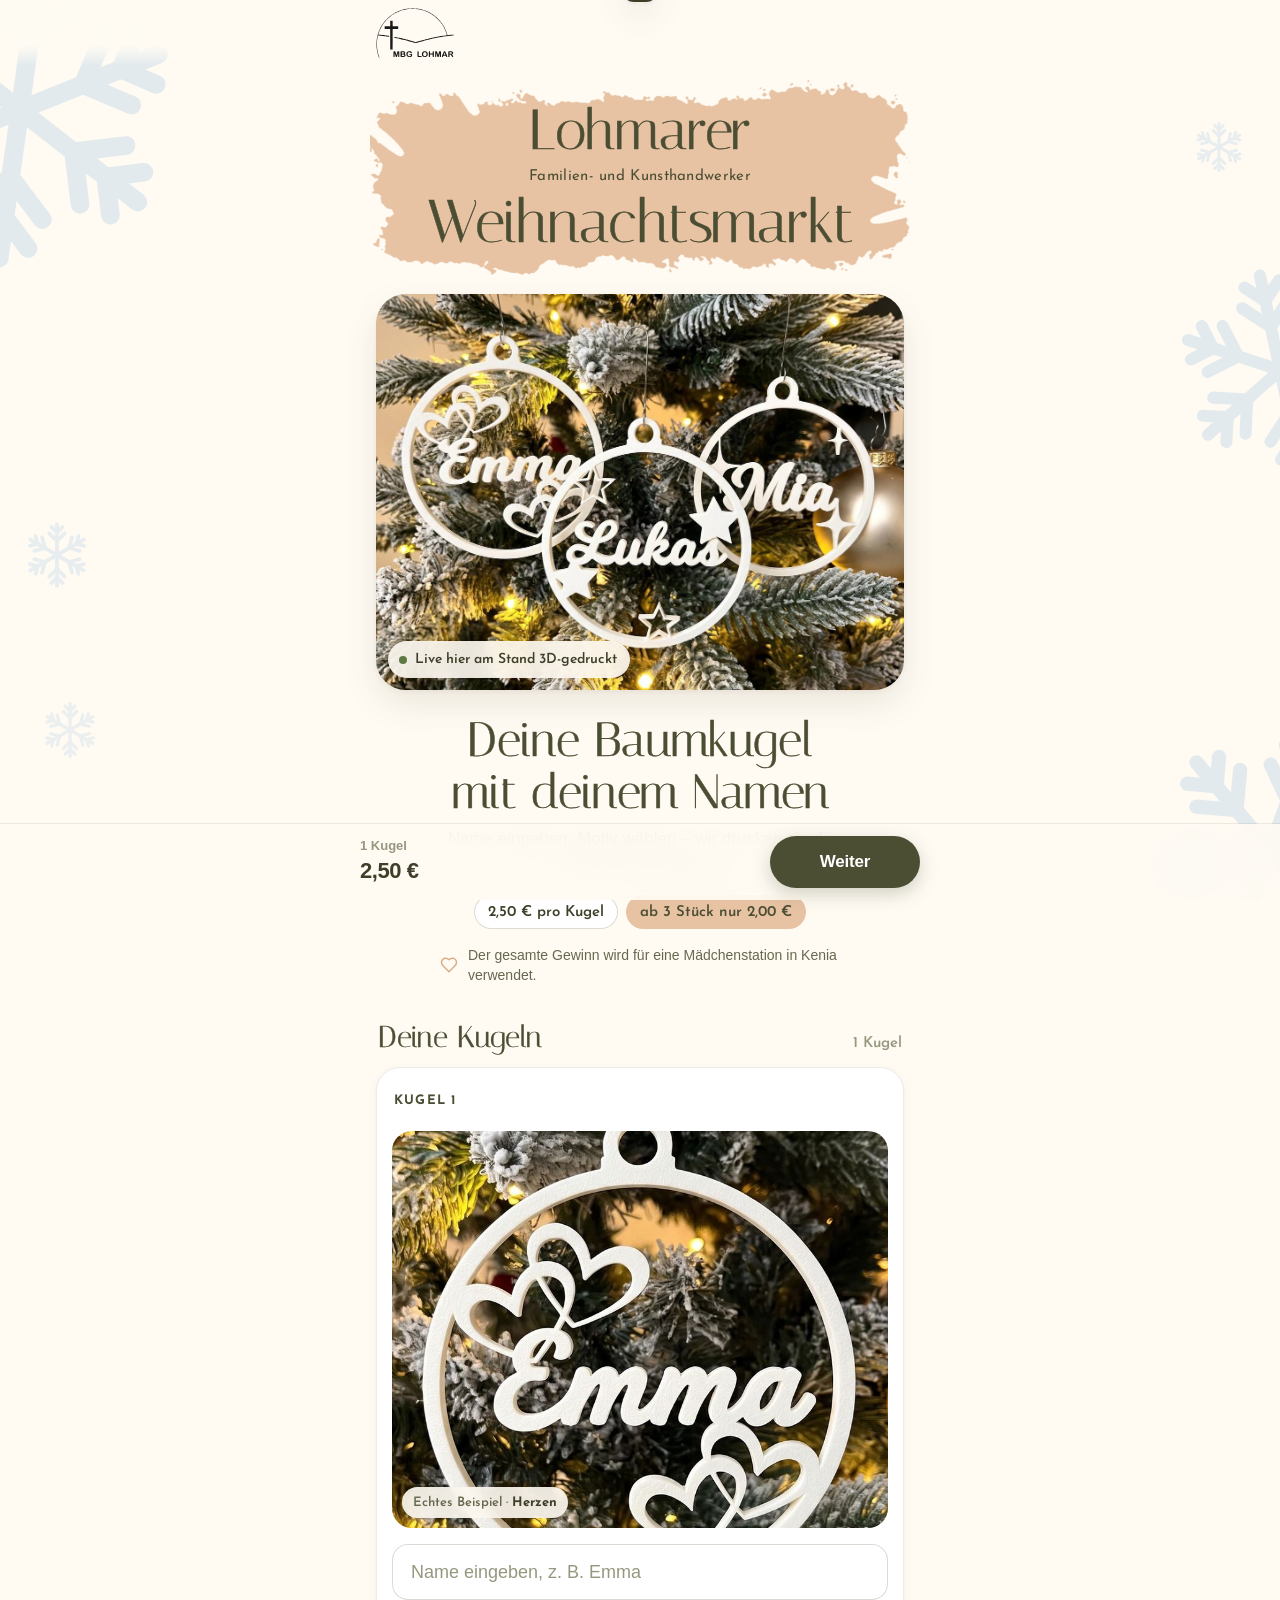
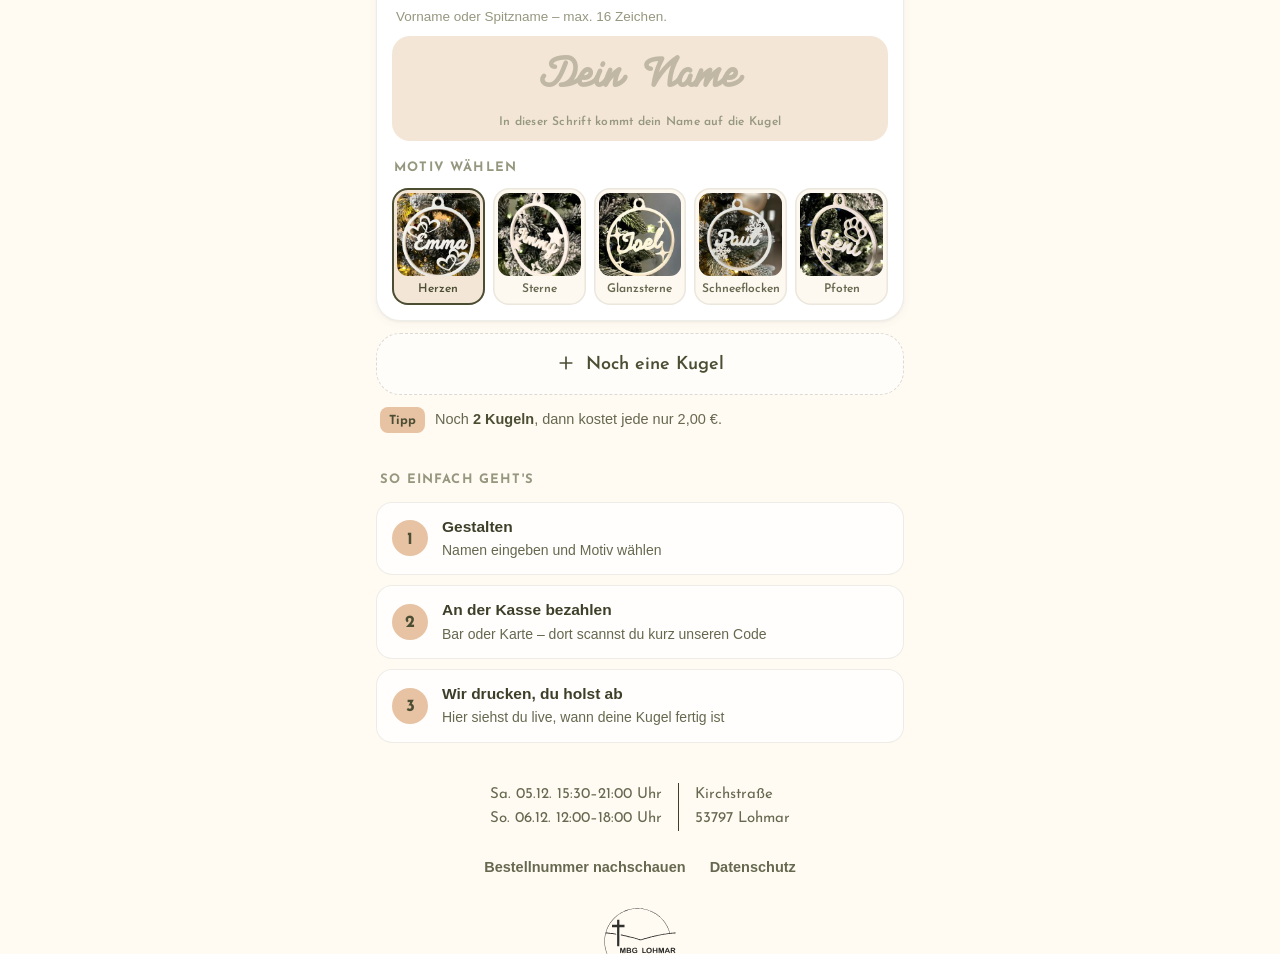
<file: index.html>
<!doctype html>
<html lang="de">
<head>
  <meta charset="utf-8">
  <meta name="viewport" content="width=device-width, initial-scale=1.0, maximum-scale=1.0, user-scalable=no, viewport-fit=cover">
  <title>Namenskugeln · Lohmarer Weihnachtsmarkt</title>
  <meta name="description" content="Weihnachtskugeln mit deinem Namen – live am Stand der MBG Lohmar 3D-gedruckt. Einfach gestalten, an der Kasse bezahlen, abholen.">
  <meta name="theme-color" content="#fffbf3">
  <meta name="apple-mobile-web-app-title" content="Namenskugeln">
  <meta name="format-detection" content="telephone=no">
  <link rel="icon" href="img/icon.svg" type="image/svg+xml">
  <link rel="apple-touch-icon" href="img/apple-touch-icon.png">
  <link rel="manifest" href="manifest.webmanifest">
  <link rel="preload" href="fonts/italiana-latin.woff2" as="font" type="font/woff2" crossorigin>
  <link rel="preload" href="fonts/josefin-latin-600.woff2" as="font" type="font/woff2" crossorigin>
  <link rel="stylesheet" href="css/base.css?v=7">
  <link rel="stylesheet" href="css/shop.css?v=7">
</head>
<body>
  <header class="top">
    <div class="wrap">
      <img class="mbg" src="img/mbg-logo.svg" alt="MBG Lohmar" width="68" height="44">
      <div id="topRight"></div>
    </div>
  </header>

  <main id="app" class="wrap" aria-live="polite"></main>

  <div class="dock" id="dock" hidden>
    <div class="wrap">
      <div class="sum"><small id="dockLabel">1 Kugel</small><b class="num" id="dockTotal">2,50 €</b><s id="dockStrike" hidden></s></div>
      <button class="btn" id="dockBtn">Weiter</button>
    </div>
  </div>

  <div class="toast" id="toast" role="status"></div>

  <script src="js/config.js?v=7"></script>
  <script src="js/api.js?v=7"></script>
  <script src="js/icons.js?v=7"></script>
  <script src="js/shop.js?v=7"></script>
</body>
</html>
</file>
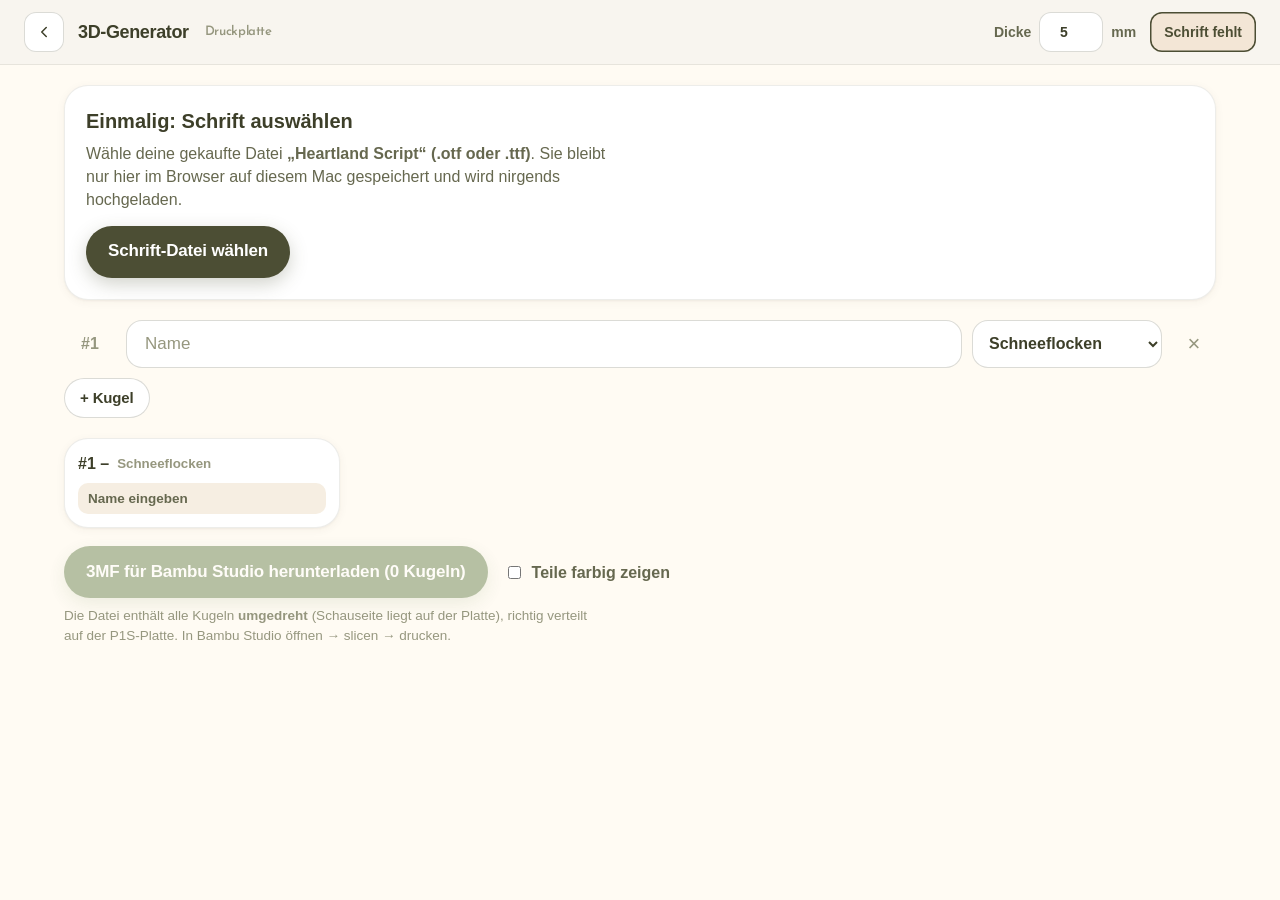
<file: generator/index.html>
<!doctype html>
<html lang="de">
<head>
  <meta charset="utf-8">
  <meta name="viewport" content="width=device-width, initial-scale=1.0, viewport-fit=cover">
  <meta name="robots" content="noindex, nofollow">
  <title>3D-Generator · Namenskugeln</title>
  <meta name="theme-color" content="#fffbf3">
  <script>
    (function () { var t = 'auto'; try { t = JSON.parse(localStorage.getItem('kw.theme')) || 'auto'; } catch (e) { }
      document.documentElement.setAttribute('data-theme', t); })();
  </script>
  <link rel="icon" href="../img/icon.svg" type="image/svg+xml">
  <link rel="stylesheet" href="../css/base.css?v=5">
  <link rel="stylesheet" href="../css/admin.css?v=5">
  <link rel="stylesheet" href="generator.css?v=1">
</head>
<body>
  <header class="bar">
    <a class="tbtn icon" id="zurueck" href="../admin.html" title="Zurück zum Backoffice" aria-label="Zurück zum Backoffice">
      <svg class="ico" viewBox="0 0 24 24" fill="none" stroke="currentColor" stroke-width="2" stroke-linecap="round" stroke-linejoin="round"><path d="M15 18l-6-6 6-6"/></svg>
    </a>
    <div class="title">3D-Generator <small id="untertitel">Druckplatte</small></div>
    <div class="spacer"></div>
    <label class="hoehe">Dicke <input id="hoehe" type="number" min="2" max="10" step="0.5" inputmode="decimal"> mm</label>
    <button class="tbtn" id="schriftKnopf" type="button"></button>
    <input id="schriftDatei" type="file" accept=".otf,.ttf,font/otf,font/ttf" hidden>
  </header>

  <main class="gen">
    <section id="ohneSchrift" class="hinweis" hidden>
      <h2>Einmalig: Schrift auswählen</h2>
      <p>Wähle deine gekaufte Datei <b>„Heartland Script“ (.otf oder .ttf)</b>. Sie bleibt nur hier im Browser auf diesem Mac gespeichert und wird nirgends hochgeladen.</p>
      <button class="btn" id="schriftWaehlen" type="button">Schrift-Datei wählen</button>
    </section>

    <section class="eingabe">
      <div id="zeilen"></div>
      <button class="btn secondary small" id="plus" type="button">+ Kugel</button>
    </section>

    <section class="ergebnis">
      <div id="karten" class="karten"></div>
      <div class="aktionen">
        <button class="btn pine" id="laden3mf" type="button" disabled>3MF für Bambu Studio herunterladen</button>
        <label class="farbig"><input type="checkbox" id="farbig"> Teile farbig zeigen</label>
      </div>
      <p class="klein">Die Datei enthält alle Kugeln <b>umgedreht</b> (Schauseite liegt auf der Platte), richtig verteilt auf der P1S-Platte. In Bambu Studio öffnen → slicen → drucken.</p>
    </section>
  </main>

  <script src="../vendor/opentype.min.js"></script>
  <script src="../vendor/clipper.js"></script>
  <script src="../vendor/earcut.min.js"></script>
  <script type="module" src="app.js?v=6"></script>
</body>
</html>
</file>
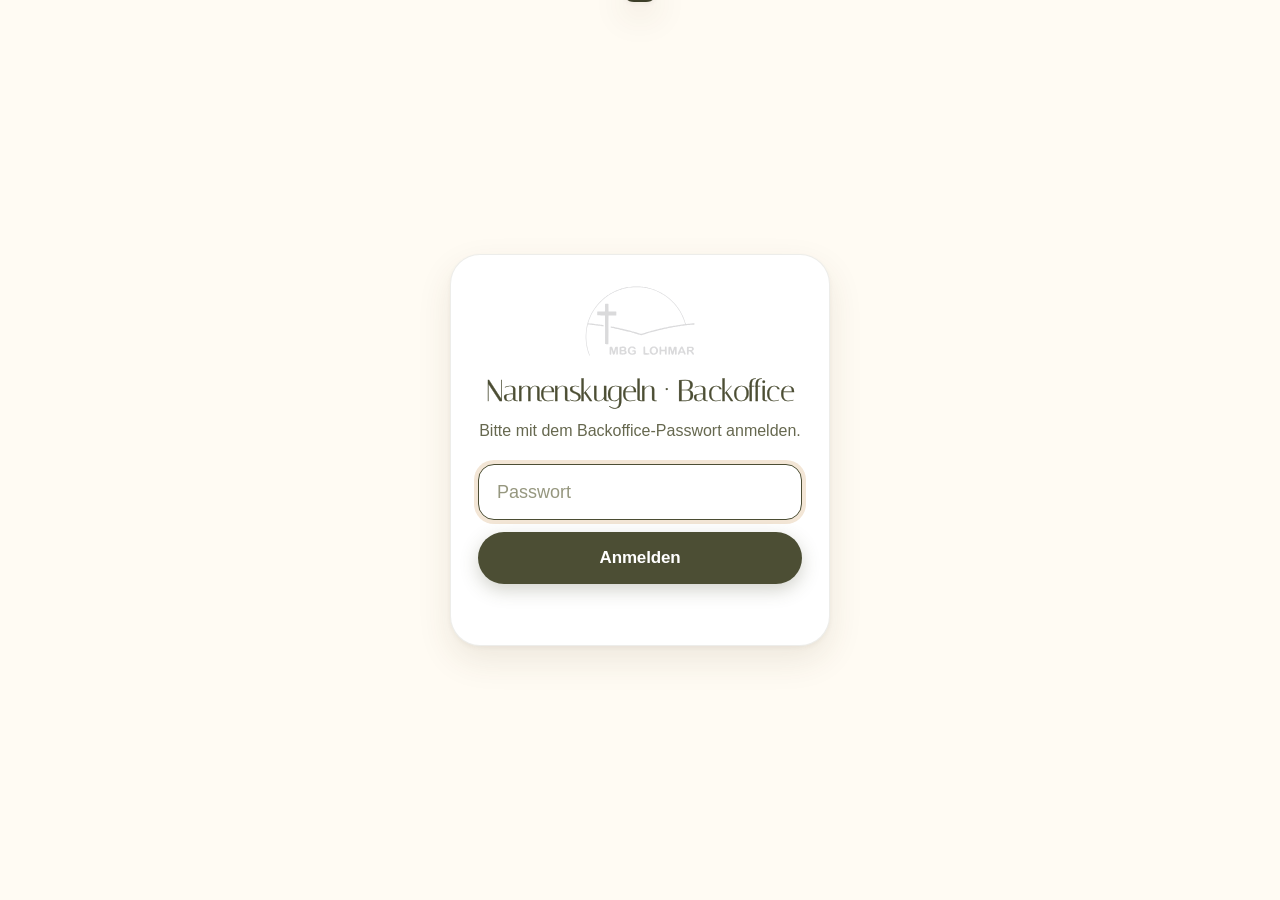
<file: admin.html>
<!doctype html>
<html lang="de">
<head>
  <meta charset="utf-8">
  <meta name="viewport" content="width=device-width, initial-scale=1.0, viewport-fit=cover">
  <meta name="robots" content="noindex, nofollow">
  <title>Backoffice · Namenskugeln</title>
  <meta name="theme-color" content="#fffbf3">
  <script>
    // Darstellung vor dem ersten Zeichnen setzen (kein helles Aufblitzen)
    (function () { var t = 'auto'; try { t = JSON.parse(localStorage.getItem('kw.theme')) || 'auto'; } catch (e) { }
      document.documentElement.setAttribute('data-theme', t); })();
  </script>
  <link rel="icon" href="img/icon.svg" type="image/svg+xml">
  <link rel="apple-touch-icon" href="img/apple-touch-icon.png">
  <link rel="stylesheet" href="css/base.css?v=6">
  <link rel="stylesheet" href="css/admin.css?v=6">
</head>
<body>
  <div id="root"></div>
  <div class="toast" id="toast" role="status"></div>
  <script src="js/config.js?v=6"></script>
  <script src="js/api.js?v=6"></script>
  <script src="js/icons.js?v=6"></script>
  <script src="vendor/qrcode.js"></script>
  <script src="js/admin.js?v=7"></script>
</body>
</html>
</file>
<file: css/base.css>
/* Kugelwerk – Design-Tokens & Grundbausteine (hell, warm, weihnachtlich) */
@font-face { font-family: 'Italiana'; font-weight: 400; font-display: swap; src: url(../fonts/italiana-latin.woff2) format('woff2'); }
@font-face { font-family: 'Josefin Sans'; font-weight: 400; font-display: swap; src: url(../fonts/josefin-latin-400.woff2) format('woff2'); unicode-range: U+0000-00FF,U+0131,U+0152-0153,U+02BB-02BC,U+02C6,U+02DA,U+02DC,U+0304,U+0308,U+0329,U+2000-206F,U+20AC,U+2122,U+2212,U+FEFF,U+FFFD; }
@font-face { font-family: 'Josefin Sans'; font-weight: 600; font-display: swap; src: url(../fonts/josefin-latin-600.woff2) format('woff2'); unicode-range: U+0000-00FF,U+0131,U+0152-0153,U+02BB-02BC,U+02C6,U+02DA,U+02DC,U+0304,U+0308,U+0329,U+2000-206F,U+20AC,U+2122,U+2212,U+FEFF,U+FFFD; }
@font-face { font-family: 'Josefin Sans'; font-weight: 700; font-display: swap; src: url(../fonts/josefin-latin-700.woff2) format('woff2'); unicode-range: U+0000-00FF,U+0131,U+0152-0153,U+02BB-02BC,U+02C6,U+02DA,U+02DC,U+0304,U+0308,U+0329,U+2000-206F,U+20AC,U+2122,U+2212,U+FEFF,U+FFFD; }
@font-face { font-family: 'Josefin Sans'; font-weight: 400; font-display: swap; src: url(../fonts/josefin-latin-ext-400.woff2) format('woff2'); unicode-range: U+0100-02AF,U+1E00-1E9F; }
@font-face { font-family: 'Josefin Sans'; font-weight: 600; font-display: swap; src: url(../fonts/josefin-latin-ext-600.woff2) format('woff2'); unicode-range: U+0100-02AF,U+1E00-1E9F; }
@font-face { font-family: 'Josefin Sans'; font-weight: 700; font-display: swap; src: url(../fonts/josefin-latin-ext-700.woff2) format('woff2'); unicode-range: U+0100-02AF,U+1E00-1E9F; }

/* Schrift der Namen auf der Kugel: "Heartland Script" von NREY (gekauft über Creative Market).
   Nur als Web-Teilmenge (Buchstaben für Namen) eingebunden – die Original-Datei liegt NICHT im Repo. */
@font-face { font-family: 'Kugelschrift'; font-weight: 400; font-display: swap; src: url(../fonts/kugelschrift.woff2?v=2) format('woff2'); }
:root {
  color-scheme: light;
  /* Farben wie im Flyer "Lohmarer Weihnachtsmarkt" */
  --bg: #fffbf3;
  --bg-2: #f6eee2;
  --surface: #ffffff;
  --surface-2: #fdf8f0;
  --ink: #3d3f29;
  --ink-2: #66684f;
  --ink-3: #96977f;
  --line: rgb(76 78 52 / .10);
  --line-2: rgb(76 78 52 / .20);

  --accent: #4c4e34;        /* Oliv (Schriftfarbe Flyer) */
  --accent-press: #393b26;
  --accent-tint: #f3e6d6;   /* helles Beige */
  --beige: #e7c3a4;         /* Pinselstrich Flyer */
  --beige-2: #d9ad87;
  --pine: #5e7a43;
  --pine-tint: #e8eedd;
  --gold: #b0844f;
  --gold-tint: #f5e7d5;
  --warn: #9a5b00;
  --warn-tint: #fdf0d9;
  --danger: #a8402e;
  --danger-tint: #f9e4dd;
  --snow: #e3eaee;

  --r-sm: 10px; --r-md: 16px; --r-lg: 24px; --r-xl: 30px;
  --shadow-1: 0 1px 2px rgb(76 60 30 / .05), 0 2px 10px rgb(76 60 30 / .05);
  --shadow-2: 0 2px 4px rgb(76 60 30 / .05), 0 14px 34px rgb(76 60 30 / .10);
  --ease: cubic-bezier(.2, .8, .2, 1);
  --font: -apple-system, BlinkMacSystemFont, "SF Pro Text", "Segoe UI", Roboto, Helvetica, Arial, sans-serif;
  --display: 'Italiana', 'Didot', Georgia, serif;
  --sub: 'Josefin Sans', -apple-system, sans-serif;
  --font-round: 'Josefin Sans', ui-rounded, -apple-system, sans-serif;
  --script: 'Kugelschrift', 'Snell Roundhand', cursive;
}

*, *::before, *::after { box-sizing: border-box; }
html { -webkit-text-size-adjust: 100%; text-size-adjust: 100%; background: var(--bg); }
body {
  margin: 0; font-family: var(--font); color: var(--ink); background: var(--bg);
  font-size: 16px; line-height: 1.45; -webkit-font-smoothing: antialiased;
  -webkit-tap-highlight-color: transparent;
}
h1, h2, h3, p { margin: 0; }
button { font: inherit; color: inherit; }
img, svg { display: block; }
[hidden] { display: none !important; }

/* Buttons */
.btn {
  -webkit-appearance: none; appearance: none; border: 0; cursor: pointer;
  display: inline-flex; align-items: center; justify-content: center; gap: 8px;
  min-height: 52px; padding: 0 22px; border-radius: 999px;
  font-family: var(--font); font-size: 17px; font-weight: 650; letter-spacing: -.01em; color: var(--bg);
  background: var(--accent); color: #fff;
  transition: transform .15s var(--ease), background .2s, opacity .2s, box-shadow .2s;
  box-shadow: 0 6px 18px rgb(76 78 52 / .25);
  text-decoration: none; white-space: nowrap;
}
.btn:active { transform: scale(.97); background: var(--accent-press); }
.btn[disabled] { opacity: .45; pointer-events: none; box-shadow: none; }
.btn.block { width: 100%; }
.btn.secondary { background: var(--surface); color: var(--ink); box-shadow: inset 0 0 0 1px var(--line-2); }
.btn.secondary:active { background: var(--bg-2); }
.btn.ghost { background: transparent; color: var(--ink-2); box-shadow: none; min-height: 44px; padding: 0 12px; font-weight: 600; font-size: 15px; }
.btn.pine { background: var(--pine); box-shadow: 0 6px 18px rgb(94 122 67 / .25); }
.btn.small { min-height: 40px; padding: 0 16px; font-size: 15px; }
.btn svg { width: 20px; height: 20px; flex: none; }
.btn .spin { width: 18px; height: 18px; border-radius: 50%; border: 2.5px solid rgb(255 255 255 / .4); border-top-color: #fff; animation: spin .8s linear infinite; }
@keyframes spin { to { transform: rotate(360deg); } }

/* Eingabefelder */
.field { display: block; position: relative; }
.input {
  -webkit-appearance: none; appearance: none; display: block; width: 100%; max-width: 100%; min-width: 0;
  height: 56px; margin: 0; padding: 0 18px; border-radius: var(--r-md);
  border: 1.5px solid var(--line-2); background: var(--surface); color: var(--ink);
  font-family: var(--font); font-size: 18px; font-weight: 550; line-height: 56px; outline: none;
  transition: border-color .2s, box-shadow .2s;
}
.input::placeholder { color: var(--ink-3); font-weight: 450; }
.input:focus { border-color: var(--accent); box-shadow: 0 0 0 4px var(--accent-tint); }
.input.invalid { border-color: var(--danger); background: #fff7f4; }

/* Sheets (von unten) */
.scrim {
  position: fixed; inset: 0; background: rgb(40 35 20 / .38); z-index: 50;
  opacity: 0; transition: opacity .25s var(--ease); -webkit-backdrop-filter: blur(2px); backdrop-filter: blur(2px);
}
.scrim.show { opacity: 1; }
.sheet {
  position: fixed; left: 0; right: 0; bottom: 0; z-index: 51; max-height: 92dvh; overflow: auto;
  background: var(--surface); border-radius: 28px 28px 0 0;
  padding: 10px 20px calc(20px + env(safe-area-inset-bottom));
  transform: translateY(105%); transition: transform .35s var(--ease);
  box-shadow: 0 -10px 40px rgb(0 0 0 / .12); overscroll-behavior: contain;
}
.sheet.show { transform: none; }
.sheet .grab { width: 40px; height: 5px; border-radius: 3px; background: var(--line-2); margin: 0 auto 14px; }
@media (min-width: 640px) {
  .sheet { left: 50%; right: auto; width: 520px; margin-left: -260px; bottom: 24px; border-radius: 28px; }
}

/* Toast */
.toast {
  position: fixed; left: 50%; top: calc(14px + env(safe-area-inset-top)); z-index: 80;
  transform: translate(-50%, -150%); transition: transform .35s var(--ease);
  background: var(--ink); color: #fff; padding: 12px 18px; border-radius: 16px;
  font-size: 15px; font-weight: 550; box-shadow: var(--shadow-2); max-width: calc(100vw - 32px);
  display: flex; gap: 10px; align-items: center;
}
.toast.show { transform: translate(-50%, 0); }
.toast.err { background: var(--danger); }

.eyebrow { font-size: 12px; font-weight: 700; letter-spacing: .08em; text-transform: uppercase; color: var(--ink-3); }
.num { font-variant-numeric: tabular-nums; }

@media (prefers-reduced-motion: reduce) {
  *, *::before, *::after { animation-duration: .001ms !important; animation-iteration-count: 1 !important; transition-duration: .001ms !important; }
}
</file>
<file: css/shop.css>
/* Lohmarer Weihnachtsmarkt – Namenskugeln · Kundenseite (Stil wie der Flyer) */
html, body { overscroll-behavior-y: none; }
body {
  -webkit-user-select: none; user-select: none; -webkit-touch-callout: none; touch-action: manipulation;
  background: var(--bg); min-height: 100dvh;
}
input, textarea { -webkit-user-select: text; user-select: text; -webkit-touch-callout: default; }
.wrap { max-width: 560px; margin: 0 auto; padding: 0 16px; }
.ico { width: 20px; height: 20px; flex: none; }

/* große Schneeflocken wie auf dem Flyer */
.flakes { position: fixed; inset: 0; pointer-events: none; z-index: 0; overflow: hidden; }
.flakes svg { position: absolute; color: var(--snow); }
.flakes .f1 { width: 340px; left: -150px; top: -60px; transform: rotate(8deg); }
.flakes .f2 { width: 220px; right: -110px; top: 260px; transform: rotate(-12deg); }
.flakes .f3 { width: 70px; left: 22px; top: 520px; opacity: .8; }
.flakes .f4 { width: 54px; right: 34px; top: 120px; opacity: .8; }
.flakes .f5 { width: 260px; right: -120px; bottom: -80px; transform: rotate(20deg); }
.flakes .f6 { width: 60px; left: 40px; bottom: 140px; opacity: .7; }

/* Kopf */
.top {
  position: sticky; top: 0; z-index: 20;
  padding: calc(8px + env(safe-area-inset-top)) 0 8px;
  background: linear-gradient(rgb(255 251 243 / .96) 70%, rgb(255 251 243 / 0));
}
.top .wrap { display: flex; align-items: center; justify-content: space-between; gap: 12px; }
.mbg { display: block; height: 50px; width: auto; }
.chip {
  display: inline-flex; align-items: center; gap: 7px; height: 36px; padding: 2px 14px 0; border-radius: 999px;
  background: var(--surface); box-shadow: inset 0 0 0 1px var(--line-2); font-family: var(--sub); font-size: 15px; font-weight: 600; color: var(--ink-2);
  border: 0; cursor: pointer; white-space: nowrap;
}
.chip .ico { width: 17px; height: 17px; margin-top: -2px; }
.chip.live::before { content: ''; width: 7px; height: 7px; margin-top: -2px; border-radius: 50%; background: var(--pine); box-shadow: 0 0 0 3px var(--pine-tint); }
.chip.solid { background: var(--accent); color: var(--bg); box-shadow: 0 4px 12px rgb(76 78 52 / .25); }

main { position: relative; z-index: 1; padding-bottom: calc(120px + env(safe-area-inset-bottom)); }

/* Titel im Pinselstrich (wie Flyer) */
.brush { position: relative; isolation: isolate; text-align: center; padding: 26px 10px 24px; margin: 4px -6px 0; color: var(--accent); }
.brush::before { content: ''; position: absolute; inset: 0; background: url(../img/brush.png) center / 100% 100% no-repeat; z-index: -1; }
.brush .l1 { font-family: var(--display); font-size: 44px; line-height: 1; -webkit-text-stroke: .5px currentColor; }
.brush .l2 { font-family: var(--sub); font-size: 15px; letter-spacing: .02em; margin: 8px 0 4px; }
.brush .l3 { font-family: var(--display); font-size: 46px; line-height: 1; -webkit-text-stroke: .5px currentColor; letter-spacing: -.01em; }

.hero { padding-top: 6px; }
.hero-media { position: relative; border-radius: var(--r-xl); overflow: hidden; aspect-ratio: 4 / 3; margin-top: 18px; background: var(--bg-2); box-shadow: var(--shadow-2); }
.hero-media img { width: 100%; height: 100%; object-fit: cover; }
.hero-badge {
  position: absolute; left: 12px; bottom: 12px; display: inline-flex; align-items: center; gap: 8px;
  padding: 9px 13px 7px 11px; border-radius: 999px; background: rgb(255 251 243 / .9);
  -webkit-backdrop-filter: blur(12px); backdrop-filter: blur(12px);
  font-family: var(--sub); font-size: 14px; font-weight: 600; color: var(--ink);
}
.hero-badge .dot { width: 8px; height: 8px; margin-top: -2px; border-radius: 50%; background: var(--pine); animation: pulse 1.8s ease-in-out infinite; }
@keyframes pulse { 50% { transform: scale(1.5); opacity: .45; } }
.hero h1 { margin-top: 24px; font-family: var(--display); font-weight: 400; font-size: 38px; line-height: 1.08; color: var(--accent); -webkit-text-stroke: .5px currentColor; text-align: center; }
.hero p.lead { margin: 10px auto 0; color: var(--ink-2); font-size: 17px; text-align: center; max-width: 420px; }
.price-row { display: flex; flex-wrap: wrap; justify-content: center; gap: 8px; margin-top: 18px; }
.pill { display: inline-flex; align-items: center; height: 34px; padding: 2px 14px 0; border-radius: 999px; background: var(--surface); box-shadow: inset 0 0 0 1px var(--line-2); font-family: var(--sub); font-size: 15px; font-weight: 600; color: var(--ink); }
.pill.beige { background: var(--beige); box-shadow: none; color: var(--accent); }
.charity { margin: 16px auto 0; display: flex; gap: 10px; align-items: center; justify-content: center; color: var(--ink-2); font-size: 14px; text-align: left; max-width: 400px; }
.charity .ico { width: 18px; height: 18px; color: var(--beige-2); }

.note-box { margin-top: 18px; padding: 14px 16px; border-radius: var(--r-md); display: flex; gap: 10px; align-items: flex-start; font-weight: 550; }
.note-box .ico { margin-top: 1px; }
.note-box.warn { background: var(--warn-tint); color: #6b4300; }
.note-box.info { background: var(--accent-tint); color: var(--ink); }

/* Abschnitte */
.section-title { display: flex; align-items: baseline; justify-content: space-between; gap: 10px; margin: 36px 2px 12px; }
.section-title h2 { font-family: var(--display); font-weight: 400; font-size: 30px; color: var(--accent); -webkit-text-stroke: .4px currentColor; line-height: 1.1; }
.section-title span { font-family: var(--sub); color: var(--ink-3); font-size: 15px; font-weight: 600; }
.eyebrow { font-family: var(--sub); font-size: 13px; font-weight: 700; letter-spacing: .09em; text-transform: uppercase; color: var(--ink-3); }

/* Kugel-Karten */
.kcard { background: var(--surface); border-radius: var(--r-lg); box-shadow: var(--shadow-1), inset 0 0 0 1px var(--line); margin-bottom: 12px; overflow: hidden; animation: pop .35s var(--ease); }
@keyframes pop { from { opacity: 0; transform: translateY(8px) scale(.985); } }
.kcard-head { display: flex; align-items: center; justify-content: space-between; padding: 12px 10px 0 18px; }
.kcard-head .eyebrow { color: var(--accent); }
.icon-btn { width: 44px; height: 44px; border-radius: 50%; border: 0; background: transparent; color: var(--ink-3); display: grid; place-items: center; cursor: pointer; }
.icon-btn:active { background: var(--bg-2); }
.photo { position: relative; margin: 8px 16px 0; border-radius: 20px; overflow: hidden; aspect-ratio: 1 / .8; background: var(--bg-2); }
.photo img { width: 100%; height: 100%; object-fit: cover; object-position: 50% 42%; }
.photo.bump img { animation: fadein .4s var(--ease); }
@keyframes fadein { from { opacity: .35; transform: scale(1.03); } }
.photo-cap { position: absolute; left: 10px; bottom: 10px; padding: 7px 11px 5px; border-radius: 999px; background: rgb(255 251 243 / .9); -webkit-backdrop-filter: blur(10px); backdrop-filter: blur(10px); font-family: var(--sub); font-size: 13px; font-weight: 600; color: var(--ink-2); }
.photo-cap b { color: var(--ink); }
.kcard-body { padding: 16px; display: grid; gap: 18px; }
.name-hint { margin-top: 7px; font-size: 13.5px; color: var(--ink-3); min-height: 18px; padding-left: 4px; }
.name-hint.err { color: var(--danger); font-weight: 600; }
.variants { display: grid; grid-template-columns: repeat(5, minmax(0, 1fr)); gap: 8px; }
.var {
  -webkit-appearance: none; appearance: none; border: 0; cursor: pointer; padding: 5px 5px 8px; min-height: 92px;
  border-radius: 16px; background: var(--surface-2); box-shadow: inset 0 0 0 1.5px var(--line);
  display: flex; flex-direction: column; align-items: center; gap: 7px; color: var(--ink-2);
  transition: box-shadow .2s, background .2s, transform .15s var(--ease);
}
.var:active { transform: scale(.95); }
.var img { width: 100%; aspect-ratio: 1; object-fit: cover; border-radius: 11px; background: var(--bg-2); }
.var span { font-family: var(--sub); font-size: 12px; font-weight: 600; line-height: 1.15; text-align: center; overflow-wrap: anywhere; hyphens: manual; }
.var[aria-pressed="true"] { background: var(--accent-tint); box-shadow: inset 0 0 0 2px var(--accent); color: var(--accent); }
@media (max-width: 360px) { .variants { grid-template-columns: repeat(3, minmax(0, 1fr)); } }

.krow { display: flex; align-items: center; gap: 14px; padding: 10px 8px 10px 12px; cursor: pointer; }
.krow .txt { flex: 1; min-width: 0; }
.krow .nm { font-size: 19px; font-weight: 650; white-space: nowrap; overflow: hidden; text-overflow: ellipsis; }
.krow .nm.empty { color: var(--danger); font-size: 16px; }
.krow .vr { font-size: 14px; color: var(--ink-3); font-weight: 550; }
.motif { width: 48px; height: 48px; border-radius: 14px; background: var(--accent-tint); color: var(--accent); display: grid; place-items: center; flex: none; }
.motif .ico { width: 24px; height: 24px; }

.add-btn {
  width: 100%; min-height: 62px; border-radius: var(--r-lg); border: 1.5px dashed var(--line-2); background: rgb(255 255 255 / .5);
  display: flex; align-items: center; justify-content: center; gap: 10px; cursor: pointer;
  font-family: var(--sub); font-size: 18px; font-weight: 600; color: var(--accent); padding-top: 3px;
}
.add-btn:active { background: var(--surface); }
.add-btn .ico { margin-top: -3px; }
.bulk-hint { margin: 12px 4px 0; font-size: 14.5px; color: var(--ink-2); display: flex; gap: 10px; align-items: center; }
.bulk-hint b { color: var(--accent); }
.bulk-hint .tag { flex: none; height: 26px; padding: 2px 9px 0; border-radius: 8px; background: var(--beige); color: var(--accent); font-family: var(--sub); font-size: 12.5px; font-weight: 700; display: inline-flex; align-items: center; }

/* So geht's */
.how { margin-top: 38px; display: grid; gap: 10px; }
.how-step { display: flex; gap: 14px; align-items: center; padding: 14px 16px; background: rgb(255 255 255 / .7); border-radius: var(--r-md); box-shadow: inset 0 0 0 1px var(--line); }
.how-step .n { width: 36px; height: 36px; border-radius: 50%; display: grid; place-items: center; background: var(--beige); color: var(--accent); flex: none; font-family: var(--sub); font-weight: 700; font-size: 17px; padding-top: 3px; }
.how-step b { display: block; font-size: 15.5px; }
.how-step small { color: var(--ink-2); font-size: 14px; }

/* Fuß wie Flyer */
.foot { margin: 40px 0 0; text-align: center; color: var(--ink-2); }
.foot .times { display: grid; grid-template-columns: minmax(0, auto) 1px minmax(0, auto); justify-content: center; gap: 0 16px; font-family: var(--sub); font-size: 15px; line-height: 1.6; align-items: center; }
.foot .times .bar { background: var(--ink); align-self: stretch; }
.foot .times div { text-align: left; } .foot .times div:first-child { text-align: right; }
.foot .links { display: flex; flex-wrap: wrap; justify-content: center; margin-top: 14px; }
.foot .links button { background: none; border: 0; color: var(--ink-2); font-weight: 600; padding: 12px; cursor: pointer; min-height: 44px; font-size: 14.5px; }
.foot .mbg { height: 46px; margin: 18px auto 0; opacity: .9; }

/* Dock */
.dock {
  position: fixed; left: 0; right: 0; bottom: 0; z-index: 30;
  padding: 12px 16px calc(12px + env(safe-area-inset-bottom));
  background: rgb(255 251 243 / .88); -webkit-backdrop-filter: blur(18px) saturate(1.4); backdrop-filter: blur(18px) saturate(1.4);
  box-shadow: 0 -1px 0 var(--line);
}
.dock .wrap { display: flex; align-items: center; gap: 14px; padding: 0; }
.dock .sum { flex: 1; min-width: 0; }
.dock .sum small { display: block; color: var(--ink-3); font-size: 13px; font-weight: 600; }
.dock .sum b { font-size: 22px; font-weight: 800; letter-spacing: -.02em; }
.dock .sum s { color: var(--ink-3); font-size: 14px; margin-left: 6px; font-weight: 600; }
.dock .btn { flex: none; min-width: 150px; }

/* Sheets */
.sheet h3 { font-family: var(--display); font-weight: 400; font-size: 32px; color: var(--accent); -webkit-text-stroke: .4px currentColor; line-height: 1.1; }
.sheet .sub { color: var(--ink-2); margin-top: 6px; }
.lines, .items-list { display: grid; gap: 8px; }
.lines { margin: 18px 0 14px; }
.line { display: flex; align-items: center; gap: 12px; padding: 8px 14px 8px 8px; border-radius: 16px; background: var(--surface); box-shadow: inset 0 0 0 1px var(--line); }
.line .nm { flex: 1; min-width: 0; overflow: hidden; text-overflow: ellipsis; white-space: nowrap; font-size: 18px; font-weight: 650; }
.line .vr { color: var(--ink-3); font-size: 14px; font-weight: 600; }
.line .motif { width: 42px; height: 42px; border-radius: 12px; }
.line .motif .ico { width: 21px; height: 21px; }
.total { display: flex; justify-content: space-between; align-items: baseline; padding: 6px 4px 18px; border-bottom: 1px solid var(--line); margin-bottom: 16px; }
.total span { color: var(--ink-2); font-weight: 600; }
.total b { font-size: 28px; font-weight: 800; letter-spacing: -.02em; }
.note { display: flex; gap: 10px; align-items: flex-start; font-size: 14.5px; color: var(--ink-2); margin-bottom: 16px; }
.note .ico { width: 18px; height: 18px; margin-top: 2px; color: var(--pine); }
.spell { margin: -4px 0 14px; font-size: 14px; color: var(--ink-2); display: flex; gap: 8px; align-items: center; }
.spell .ico { width: 17px; height: 17px; color: var(--warn); }

/* Bestellansicht */
.backlink { display: inline-flex; align-items: center; gap: 2px; margin: 0 0 6px -8px; }
.ticket { position: relative; background: var(--surface); border-radius: var(--r-xl); box-shadow: var(--shadow-2), inset 0 0 0 1px var(--line); overflow: hidden; }
.ticket-top { padding: 24px 22px 20px; text-align: center; position: relative; isolation: isolate; }
.ticket-top::before { content: ''; position: absolute; left: 50%; top: 44px; width: 230px; height: 112px; margin-left: -115px; background: url(../img/brush.png) center / 100% 100% no-repeat; opacity: .6; z-index: -1; }
.big-num { font-family: var(--sub); font-size: 80px; line-height: 1; font-weight: 700; color: var(--accent); margin-top: 14px; padding-top: 10px; font-variant-numeric: tabular-nums; }
.big-num small { font-size: .45em; vertical-align: .7em; margin-right: 2px; opacity: .6; }
.ticket-top .lead { margin-top: 12px; font-size: 16.5px; color: var(--ink-2); }
.ticket-cut { position: relative; height: 1px; margin: 0 22px; border-top: 2px dashed var(--line-2); }
.ticket-cut::before, .ticket-cut::after { content: ''; position: absolute; top: -13px; width: 24px; height: 24px; border-radius: 50%; background: var(--bg); box-shadow: inset 0 0 0 1px var(--line); }
.ticket-cut::before { left: -35px; } .ticket-cut::after { right: -35px; }
.ticket-bottom { padding: 18px 14px 20px; }

.steps { display: grid; grid-template-columns: repeat(4, minmax(0, 1fr)); }
.step { display: flex; flex-direction: column; align-items: center; gap: 8px; position: relative; text-align: center; }
.step::before { content: ''; position: absolute; top: 13px; right: 50%; width: 100%; height: 3px; background: var(--line-2); border-radius: 2px; }
.step:first-child::before { display: none; }
.step .dot { position: relative; z-index: 1; width: 28px; height: 28px; border-radius: 50%; background: var(--surface); box-shadow: inset 0 0 0 2.5px var(--line-2); display: grid; place-items: center; color: #fff; }
.step .dot .ico { width: 15px; height: 15px; }
.step span { font-size: 12px; font-weight: 650; color: var(--ink-3); line-height: 1.2; }
.step.done::before, .step.now::before { background: var(--pine); }
.step.done .dot { background: var(--pine); box-shadow: none; }
.step.now .dot { background: var(--accent); box-shadow: 0 0 0 5px var(--accent-tint); }
.step.now .dot::after { content: ''; width: 9px; height: 9px; border-radius: 50%; background: var(--bg); }
.step.done span, .step.now span { color: var(--ink); }

.status-card { margin-top: 14px; background: var(--surface); border-radius: var(--r-lg); box-shadow: var(--shadow-1), inset 0 0 0 1px var(--line); padding: 20px; display: grid; gap: 16px; }
.status-head { display: flex; gap: 16px; align-items: center; }
.status-head .art { width: 112px; flex: none; }
.status-head h2 { font-family: var(--display); font-weight: 400; font-size: 30px; line-height: 1.05; color: var(--accent); -webkit-text-stroke: .4px currentColor; }
.status-head p { color: var(--ink-2); margin-top: 6px; font-size: 15px; }
.eta-row { display: grid; grid-template-columns: repeat(2, minmax(0, 1fr)); gap: 10px; }
.tile { background: var(--surface-2); border-radius: 16px; padding: 12px 14px; box-shadow: inset 0 0 0 1px var(--line); min-width: 0; }
.tile small { display: block; font-family: var(--sub); font-size: 12px; font-weight: 700; letter-spacing: .07em; text-transform: uppercase; color: var(--ink-3); }
.tile b { display: block; font-size: 24px; font-weight: 800; letter-spacing: -.02em; margin-top: 2px; font-variant-numeric: tabular-nums; white-space: nowrap; overflow: hidden; text-overflow: ellipsis; }
.tile b.sm { font-size: 18px; }
.progress { height: 12px; border-radius: 999px; background: var(--bg-2); overflow: hidden; box-shadow: inset 0 0 0 1px var(--line); }
.progress i { display: block; height: 100%; border-radius: inherit; width: 0; background: linear-gradient(90deg, var(--beige-2), var(--accent)); transition: width .8s var(--ease); }

/* Illustrationen */
.art svg { width: 100%; height: auto; display: block; overflow: visible; }
.bob { animation: bob 2.4s ease-in-out infinite; transform-box: fill-box; transform-origin: 50% 0; }
.bob.d2 { animation-delay: -.8s; } .bob.d3 { animation-delay: -1.6s; }
@keyframes bob { 50% { transform: translateY(-4px); } }
.swing { animation: swing 2.8s ease-in-out infinite; transform-box: fill-box; transform-origin: 50% 0; }
@keyframes swing { 0%, 100% { transform: rotate(-5deg); } 50% { transform: rotate(5deg); } }
.twinkle { animation: tw 1.8s ease-in-out infinite; transform-box: fill-box; transform-origin: center; }
.twinkle.d2 { animation-delay: -.9s; }
@keyframes tw { 50% { transform: scale(.4); opacity: .3; } }
.phone-scan { animation: tilt 3s ease-in-out infinite; transform-origin: 50% 100%; }
@keyframes tilt { 50% { transform: rotate(-5deg) translateY(-3px); } }
.scanline { animation: scanl 1.6s ease-in-out infinite alternate; }
@keyframes scanl { to { transform: translateY(26px); } }

/* Bezahlen */
.pay-hero { text-align: center; padding: 8px 6px 0; }
.pay-art { width: 150px; margin: 0 auto; }
.pay-hero h1 { font-family: var(--display); font-weight: 400; font-size: 40px; line-height: 1.05; margin-top: 12px; color: var(--accent); -webkit-text-stroke: .5px currentColor; }
.pay-hero p { color: var(--ink-2); margin-top: 8px; font-size: 17px; }
.pay-amount { display: inline-flex; align-items: baseline; gap: 8px; margin-top: 18px; padding: 10px 24px; border-radius: 999px; background: var(--beige); }
.pay-amount span { color: var(--accent); font-weight: 650; font-size: 15px; }
.pay-amount b { font-size: 30px; font-weight: 850; letter-spacing: -.02em; color: var(--accent); }
.pay-steps { margin-top: 24px; display: grid; gap: 10px; }
.pay-step { display: flex; gap: 14px; align-items: center; background: var(--surface); border-radius: var(--r-md); padding: 16px; box-shadow: var(--shadow-1), inset 0 0 0 1px var(--line); text-align: left; }
.pay-step .n { width: 40px; height: 40px; border-radius: 50%; background: var(--accent); color: var(--bg); display: grid; place-items: center; font-family: var(--sub); font-weight: 700; font-size: 19px; padding-top: 3px; flex: none; }
.pay-step b { display: block; font-size: 16px; }
.pay-step small { display: block; color: var(--ink-2); font-size: 14px; margin-top: 2px; }
.pay-actions { display: grid; gap: 10px; margin-top: 20px; }
.pay-meta { display: flex; justify-content: center; align-items: center; gap: 6px; color: var(--ink-3); font-size: 14px; font-weight: 600; margin-top: 16px; }
.pay-meta .ico { width: 16px; height: 16px; }

.list-orders { display: grid; gap: 10px; margin-top: 12px; }
.ocard { display: flex; align-items: center; gap: 14px; padding: 14px 12px 14px 16px; background: var(--surface); border-radius: var(--r-md); box-shadow: var(--shadow-1), inset 0 0 0 1px var(--line); cursor: pointer; border: 0; width: 100%; text-align: left; font: inherit; color: inherit; }
.ocard .no { font-family: var(--sub); font-weight: 700; font-size: 26px; color: var(--accent); min-width: 56px; padding-top: 3px; }
.ocard .tx { flex: 1; min-width: 0; }
.ocard .tx b { display: block; font-size: 16px; white-space: nowrap; overflow: hidden; text-overflow: ellipsis; }
.ocard .tx small { color: var(--ink-3); font-size: 14px; font-weight: 550; }
.ocard .ico { color: var(--ink-3); }

.hint-box { margin-top: 14px; display: flex; gap: 10px; padding: 12px 14px; border-radius: var(--r-md); background: rgb(255 255 255 / .7); box-shadow: inset 0 0 0 1px var(--line); color: var(--ink-2); font-size: 14px; }
.hint-box .ico { width: 18px; height: 18px; margin-top: 1px; color: var(--ink-3); }

/* Scanner & Code */
.scanner { position: relative; border-radius: 22px; overflow: hidden; background: #111; aspect-ratio: 1; margin-top: 14px; }
.scanner video { width: 100%; height: 100%; object-fit: cover; }
.scanner .frame { position: absolute; inset: 18%; border-radius: 22px; box-shadow: 0 0 0 999px rgb(0 0 0 / .35); outline: 3px solid #fff; }
.scanner .msg { position: absolute; left: 0; right: 0; bottom: 12px; text-align: center; color: #fff; font-weight: 600; font-size: 14px; }
.code-input { display: grid; grid-template-columns: repeat(4, minmax(0, 1fr)); gap: 10px; margin-top: 16px; }
.code-input input { -webkit-appearance: none; appearance: none; width: 100%; min-width: 0; height: 66px; text-align: center; font-size: 30px; font-weight: 800; border-radius: 16px; border: 1.5px solid var(--line-2); background: var(--surface-2); color: var(--ink); font-family: var(--font); outline: none; padding: 0; }
.code-input input:focus { border-color: var(--accent); box-shadow: 0 0 0 4px var(--accent-tint); }
.shake { animation: shake .4s; }
@keyframes shake { 20%, 60% { transform: translateX(-8px); } 40%, 80% { transform: translateX(8px); } }
.legal { color: var(--ink-2); font-size: 15px; display: grid; gap: 10px; margin-top: 12px; }
.legal b { color: var(--ink); }
canvas.confetti { position: fixed; inset: 0; pointer-events: none; z-index: 90; width: 100vw; height: 100dvh; }

@media (min-width: 700px) { .hero h1 { font-size: 48px; } .brush .l1 { font-size: 56px; } .brush .l3 { font-size: 60px; } }
@media (max-width: 350px) { .brush .l1 { font-size: 36px; } .brush .l3 { font-size: 37px; } .brush .l2 { font-size: 13px; } .hero h1 { font-size: 33px; } }

/* Live-Vorschau des Namens in der Kugel-Schrift */
.name-preview { margin-top: 10px; border-radius: 18px; padding: 14px 12px 10px; text-align: center; background: var(--accent-tint); overflow: hidden; }
.name-preview span { display: block; font-family: var(--script); font-size: 46px; line-height: 1.25; color: var(--accent); white-space: nowrap; }
.name-preview small { display: block; margin-top: 6px; font-family: var(--sub); font-size: 12px; font-weight: 600; color: var(--ink-3); letter-spacing: .02em; }
.name-preview.empty span { opacity: .3; }
.scr { font-family: var(--script); font-weight: 400; font-size: 1.25em; letter-spacing: .01em; }
.line .nm .scr { display: block; font-size: 24px; line-height: 1.2; }
.line .nm small { display: block; font-size: 11.5px; letter-spacing: .08em; color: var(--ink-3); font-weight: 600; }
.krow .nm.scr { font-size: 25px; font-weight: 400; }

/* Hinweis: Name beginnt klein */
.case-hint { margin-top: 8px; display: flex; align-items: center; gap: 8px; flex-wrap: wrap; padding: 8px 8px 8px 12px; border-radius: 12px; background: var(--warn-tint); color: #6b4300; font-size: 13.5px; line-height: 1.35; animation: pop .25s var(--ease); }
.case-hint .ico { width: 17px; height: 17px; color: var(--warn); }
.case-hint span { flex: 1 1 180px; }
.case-hint button { flex: none; border: 0; border-radius: 9px; background: #fff; color: var(--ink); font: inherit; font-weight: 700; font-size: 13.5px; min-height: 36px; padding: 0 12px; cursor: pointer; box-shadow: inset 0 0 0 1px rgb(154 91 0 / .25); }
.warn-txt { color: var(--warn); }
/* Spendenhinweis auf der Statusseite */
.charity-card { margin-top: 14px; display: flex; gap: 14px; align-items: center; padding: 14px 16px; border-radius: var(--r-md); background: var(--beige); color: var(--accent); }
.charity-card .ico { width: 26px; height: 26px; flex: none; }
.charity-card b { display: block; font-size: 15.5px; }
.charity-card span { display: block; font-size: 14px; color: var(--ink); opacity: .85; }
</file>
<file: css/admin.css>
/* Kugelwerk – Backoffice (MacBook) */
body { background: var(--bg); min-height: 100vh; }
.ico { width: 18px; height: 18px; flex: none; }

/* Login */
.login { min-height: 100vh; display: grid; place-items: center; padding: 24px; }
.login-card { width: 100%; max-width: 380px; background: var(--surface); border-radius: var(--r-xl); padding: 32px 28px; box-shadow: var(--shadow-2), inset 0 0 0 1px var(--line); text-align: center; }
.login-card .brand-mark { margin: 0 auto 14px; width: 52px; height: 52px; border-radius: 16px; }
.login-card .brand-mark svg { width: 34px; height: 34px; }
.login-card h1 { font-size: 24px; letter-spacing: -.02em; }
.login-card p { color: var(--ink-2); margin: 6px 0 22px; }
.login-card .btn { width: 100%; margin-top: 12px; }
.err-line { color: var(--accent); font-weight: 600; font-size: 14px; min-height: 20px; margin-top: 10px; }

.brand-mark { width: 36px; height: 36px; border-radius: 11px; background: var(--accent); color: #fff; display: grid; place-items: center; box-shadow: 0 4px 12px rgb(195 52 60 / .3); flex: none; }
.brand-mark svg { width: 24px; height: 24px; }

/* Kopf */
.bar {
  position: sticky; top: 0; z-index: 20; display: flex; align-items: center; gap: 14px; flex-wrap: wrap;
  padding: 12px 24px; background: rgb(248 244 238 / .88); -webkit-backdrop-filter: blur(16px); backdrop-filter: blur(16px);
  border-bottom: 1px solid var(--line);
}
.bar .title { display: flex; align-items: center; gap: 10px; font-weight: 800; font-size: 18px; letter-spacing: -.02em; margin-right: 6px; }
.bar .title small { font-weight: 600; color: var(--ink-3); font-size: 14px; }
.stat { display: flex; flex-direction: column; padding: 4px 14px; border-left: 1px solid var(--line); }
.stat small { font-size: 11px; font-weight: 700; letter-spacing: .06em; text-transform: uppercase; color: var(--ink-3); }
.stat b { font-size: 18px; font-weight: 800; letter-spacing: -.01em; font-variant-numeric: tabular-nums; }
.spacer { flex: 1; }
.live { display: inline-flex; align-items: center; gap: 6px; font-size: 13px; font-weight: 600; color: var(--ink-3); }
.live::before { content: ''; width: 8px; height: 8px; border-radius: 50%; background: var(--pine); box-shadow: 0 0 0 3px var(--pine-tint); }
.live.off::before { background: var(--accent); box-shadow: 0 0 0 3px var(--accent-tint); }
.tbtn { display: inline-flex; align-items: center; gap: 8px; height: 40px; padding: 0 14px; border-radius: 12px; border: 0; background: var(--surface); box-shadow: inset 0 0 0 1px var(--line-2); font-weight: 650; font-size: 14px; cursor: pointer; color: var(--ink); }
.tbtn:hover { background: var(--surface-2); }
.tbtn.on { background: var(--pine-tint); color: var(--pine); box-shadow: inset 0 0 0 1.5px var(--pine); }
.tbtn.off { background: var(--accent-tint); color: var(--accent); box-shadow: inset 0 0 0 1.5px var(--accent); }
.tbtn.icon { width: 40px; padding: 0; justify-content: center; }

/* Spalten */
.board { display: grid; grid-template-columns: minmax(0, 1.25fr) minmax(0, 1fr) minmax(0, .9fr); gap: 20px; padding: 20px 24px 40px; align-items: start; }
@media (max-width: 1100px) { .board { grid-template-columns: minmax(0, 1fr) minmax(0, 1fr); } .col-ready { grid-column: 1 / -1; } }
@media (max-width: 760px) { .board { grid-template-columns: minmax(0, 1fr); padding: 14px; } .bar { padding: 10px 14px; } .stat { display: none; } }
.col { min-width: 0; }
.col-head { display: flex; align-items: center; gap: 10px; margin: 0 4px 12px; }
.col-head h2 { font-size: 15px; font-weight: 800; letter-spacing: .04em; text-transform: uppercase; color: var(--ink-2); }
.count { min-width: 26px; height: 24px; padding: 0 8px; border-radius: 999px; background: var(--ink); color: #fff; font-size: 13px; font-weight: 750; display: inline-grid; place-items: center; }
.count.red { background: var(--accent); } .count.pine { background: var(--pine); } .count.muted { background: var(--line-2); color: var(--ink-2); }

.empty { padding: 28px 18px; text-align: center; color: var(--ink-3); background: rgb(255 255 255 / .55); border-radius: var(--r-lg); border: 2px dashed var(--line-2); font-weight: 550; }

/* Platten-Planer */
.planner { background: var(--ink); color: #fff; border-radius: var(--r-lg); padding: 16px 16px 16px 20px; display: flex; align-items: center; gap: 14px; margin-bottom: 14px; box-shadow: var(--shadow-2); }
.planner .txt { flex: 1; min-width: 0; }
.planner .txt b { display: block; font-size: 17px; }
.planner .txt small { color: rgb(255 255 255 / .65); font-size: 13.5px; }
.planner select { -webkit-appearance: none; appearance: none; height: 44px; padding: 0 14px; border-radius: 12px; border: 0; background: rgb(255 255 255 / .12); color: #fff; font: inherit; font-weight: 650; font-size: 14px; }
.planner .btn { min-height: 46px; }

/* Bestell-Karten */
.ocard { background: var(--surface); border-radius: var(--r-lg); box-shadow: var(--shadow-1), inset 0 0 0 1px var(--line); margin-bottom: 12px; overflow: hidden; animation: pop .35s var(--ease); }
@keyframes pop { from { opacity: 0; transform: translateY(6px); } }
.ocard.new { box-shadow: 0 0 0 3px var(--accent), var(--shadow-2); }
.ohead { display: flex; align-items: center; gap: 12px; padding: 12px 10px 8px 16px; }
.ono { font-family: var(--font-round); font-size: 28px; font-weight: 850; letter-spacing: -.02em; color: var(--accent); line-height: 1; }
.ometa { flex: 1; min-width: 0; color: var(--ink-3); font-size: 13px; font-weight: 600; line-height: 1.3; }
.ometa b { color: var(--ink-2); }
.items { padding: 0 8px 8px; }
.irow { display: flex; align-items: center; gap: 12px; padding: 8px 8px; border-radius: 14px; cursor: pointer; }
.irow:hover { background: var(--surface-2); }
.irow.sel { background: var(--accent-tint); }
.irow .chk { width: 24px; height: 24px; border-radius: 8px; box-shadow: inset 0 0 0 2px var(--line-2); display: grid; place-items: center; color: #fff; flex: none; }
.irow.sel .chk { background: var(--accent); box-shadow: none; }
.irow .chk svg { width: 16px; height: 16px; }
.irow .mot { width: 44px; height: 44px; border-radius: 12px; overflow: hidden; flex: none; background: #ddd; }
.irow .mot img { width: 100%; height: 100%; object-fit: cover; }
.irow .nm { flex: 1; min-width: 0; font-family: var(--script); font-size: 26px; line-height: 1.35; white-space: nowrap; overflow: hidden; text-overflow: ellipsis; }
.vchip { flex: none; height: 28px; padding: 0 10px; border-radius: 999px; background: var(--bg-2); font-size: 13px; font-weight: 700; color: var(--ink-2); display: inline-flex; align-items: center; }
.irow .st { flex: none; font-size: 12px; font-weight: 700; color: var(--ink-3); }
.irow.static { cursor: default; }
.irow.static:hover { background: none; }
.mini-btn { width: 34px; height: 34px; border-radius: 10px; border: 0; background: transparent; color: var(--ink-3); display: grid; place-items: center; cursor: pointer; flex: none; }
.mini-btn:hover { background: var(--bg-2); color: var(--ink); }
.mini-btn svg { width: 17px; height: 17px; }

/* Drucker */
.pcard { background: var(--surface); border-radius: var(--r-lg); box-shadow: var(--shadow-1), inset 0 0 0 1px var(--line); margin-bottom: 12px; padding: 16px; }
.pcard.idle { background: rgb(255 255 255 / .55); box-shadow: inset 0 0 0 2px var(--line); border: 0; }
.ptop { display: flex; align-items: center; gap: 10px; margin-bottom: 10px; }
.ptop b { font-size: 15px; }
.ptag { height: 24px; padding: 0 10px; border-radius: 999px; font-size: 12px; font-weight: 750; display: inline-flex; align-items: center; background: var(--accent-tint); color: var(--accent); }
.ptag.idle { background: var(--pine-tint); color: var(--pine); }
.ptag.over { background: var(--warn-tint); color: var(--warn); }
.ptime { margin-left: auto; font-weight: 750; font-variant-numeric: tabular-nums; }
.pbar { height: 10px; border-radius: 999px; background: var(--bg-2); overflow: hidden; margin: 6px 0 12px; }
.pbar i { display: block; height: 100%; background: repeating-linear-gradient(90deg, var(--accent) 0 6px, #d4474f 6px 8px); border-radius: inherit; transition: width 1s linear; }
.plist { display: grid; gap: 4px; margin-bottom: 12px; }
.plist div { display: flex; align-items: center; gap: 10px; }
.plist .nm { font-family: var(--script); font-size: 21px; flex: 1; min-width: 0; overflow: hidden; text-overflow: ellipsis; white-space: nowrap; }
.plist .no { font-weight: 800; color: var(--accent); font-size: 13px; width: 34px; }
.pactions { display: flex; gap: 8px; flex-wrap: wrap; }
.pactions .btn { min-height: 42px; font-size: 15px; padding: 0 16px; }
.pactions .btn.pine { flex: 1; }

/* Fertig */
.rcard { display: flex; align-items: center; gap: 12px; padding: 14px 12px 14px 16px; }
.rcard .names { flex: 1; min-width: 0; }
.rcard .names b { font-family: var(--script); font-weight: 400; font-size: 19px; display: block; white-space: nowrap; overflow: hidden; text-overflow: ellipsis; }
.rcard .names small { color: var(--ink-3); font-weight: 600; font-size: 13px; }
.rcard .btn { min-height: 42px; font-size: 15px; padding: 0 16px; }

.sub-head { display: flex; align-items: center; gap: 8px; margin: 22px 4px 10px; color: var(--ink-3); font-size: 13px; font-weight: 750; letter-spacing: .05em; text-transform: uppercase; background: none; border: 0; cursor: pointer; padding: 0; }
.sub-head svg { width: 16px; height: 16px; transition: transform .2s; }
.sub-head.open svg { transform: rotate(90deg); }
.done-row { display: flex; align-items: center; gap: 10px; padding: 8px 12px; border-radius: 12px; color: var(--ink-2); font-size: 14px; }
.done-row:hover { background: rgb(255 255 255 / .6); }
.done-row .no { font-weight: 800; width: 38px; color: var(--ink-3); }
.done-row .nm { flex: 1; min-width: 0; overflow: hidden; text-overflow: ellipsis; white-space: nowrap; }

/* Modal / Einstellungen */
.modal-scrim { position: fixed; inset: 0; background: rgb(25 20 15 / .35); z-index: 60; opacity: 0; transition: opacity .25s; }
.modal-scrim.show { opacity: 1; }
.drawer { position: fixed; top: 0; right: 0; bottom: 0; width: min(520px, 100vw); background: var(--bg); z-index: 61; overflow: auto; transform: translateX(105%); transition: transform .35s var(--ease); box-shadow: -10px 0 40px rgb(0 0 0 / .12); }
.drawer.show { transform: none; }
.drawer-head { position: sticky; top: 0; display: flex; align-items: center; justify-content: space-between; padding: 18px 20px; background: rgb(248 244 238 / .92); -webkit-backdrop-filter: blur(12px); backdrop-filter: blur(12px); z-index: 2; border-bottom: 1px solid var(--line); }
.drawer-head h2 { font-size: 20px; letter-spacing: -.02em; }
.drawer-body { padding: 8px 20px 40px; }
.group-title { margin: 22px 6px 8px; font-size: 12px; font-weight: 750; letter-spacing: .07em; text-transform: uppercase; color: var(--ink-3); }
.group { background: var(--surface); border-radius: var(--r-md); box-shadow: inset 0 0 0 1px var(--line); overflow: hidden; }
.row { display: flex; align-items: center; gap: 12px; padding: 12px 14px; min-height: 56px; }
.row + .row { border-top: 1px solid var(--line); }
.row .lbl { flex: 1; min-width: 0; }
.row .lbl b { display: block; font-size: 15px; font-weight: 650; }
.row .lbl small { color: var(--ink-3); font-size: 13px; }
.row input[type=number], .row input[type=text], .row input[type=password] {
  -webkit-appearance: none; appearance: none; width: 96px; height: 40px; border-radius: 10px; border: 1.5px solid var(--line-2); background: var(--surface-2);
  font-family: var(--font); font-size: 16px; font-weight: 650; text-align: center; padding: 0 8px; color: var(--ink); outline: none;
}
.row input.wide { width: 180px; text-align: left; }
.row input:focus { border-color: var(--accent); }
.row .unit { color: var(--ink-3); font-size: 13px; font-weight: 600; width: 34px; }
.stepper { display: flex; align-items: center; gap: 4px; }
.stepper button { width: 40px; height: 40px; border-radius: 10px; border: 0; background: var(--bg-2); font-size: 20px; font-weight: 700; cursor: pointer; color: var(--ink); }
.stepper span { min-width: 64px; text-align: center; font-weight: 750; font-variant-numeric: tabular-nums; }
.switch { position: relative; width: 52px; height: 32px; border-radius: 999px; background: var(--line-2); border: 0; cursor: pointer; transition: background .2s; flex: none; }
.switch::after { content: ''; position: absolute; top: 3px; left: 3px; width: 26px; height: 26px; border-radius: 50%; background: #fff; box-shadow: 0 2px 4px rgb(0 0 0 / .2); transition: transform .2s var(--ease); }
.switch[aria-checked="true"] { background: var(--pine); }
.switch[aria-checked="true"]::after { transform: translateX(20px); }
.qr-box { display: flex; gap: 16px; align-items: center; padding: 16px; }
.qr-box .qr { width: 120px; height: 120px; flex: none; background: #fff; border-radius: 12px; padding: 6px; box-shadow: inset 0 0 0 1px var(--line); }
.qr-box .qr svg { width: 100%; height: 100%; }
.qr-box .info { flex: 1; min-width: 0; display: grid; gap: 8px; }
.qr-box .info b { font-size: 15px; }
.qr-box .info code { font-size: 12px; color: var(--ink-3); word-break: break-all; }
.qr-box .info .btns { display: flex; gap: 8px; flex-wrap: wrap; }
.big-code { font-family: var(--font-round); font-size: 30px; font-weight: 850; letter-spacing: .12em; color: var(--accent); }
.danger { color: var(--accent); }
.btn.danger-btn { background: var(--accent-tint); color: var(--accent); box-shadow: none; }

/* Dialog */
.dlg { position: fixed; left: 50%; top: 50%; transform: translate(-50%, -46%) scale(.98); opacity: 0; z-index: 71; width: min(440px, calc(100vw - 32px)); background: var(--surface); border-radius: var(--r-lg); padding: 24px; box-shadow: var(--shadow-2); transition: all .25s var(--ease); }
.dlg.show { opacity: 1; transform: translate(-50%, -50%); }
.dlg h3 { font-size: 20px; letter-spacing: -.02em; }
.dlg p { color: var(--ink-2); margin-top: 6px; }
.dlg .input { margin-top: 16px; }
.dlg .acts { display: flex; gap: 10px; justify-content: flex-end; margin-top: 20px; }
.dlg .acts .btn { min-height: 44px; font-size: 15px; }
.dlg-scrim { z-index: 70; }

.vrow-img { width: 40px; height: 40px; border-radius: 10px; overflow: hidden; flex: none; }
.vrow-img img { width: 100%; height: 100%; object-fit: cover; }

/* Branding MBG Lohmar & Feinschliff */
.login-logo { height: 70px; margin: 0 auto 14px; display: block; }
.bar-logo { height: 40px; display: block; }
.bar .title { gap: 12px; }
.bar .title span { font-family: var(--display); font-weight: 400; font-size: 24px; color: var(--accent); -webkit-text-stroke: .3px currentColor; }
.bar .title small { font-family: var(--sub); font-size: 13px; font-weight: 600; color: var(--ink-3); -webkit-text-stroke: 0; margin-left: 4px; }
.col-head h2 { font-family: var(--sub); }
.login-card h1 { font-family: var(--display); font-weight: 400; font-size: 30px; color: var(--accent); -webkit-text-stroke: .3px currentColor; }
.ono { font-family: var(--sub); padding-top: 4px; color: var(--accent); }
.irow .nm, .plist .nm { font-family: var(--font); font-weight: 700; font-size: 21px; letter-spacing: .01em; }
.plist .nm { font-size: 18px; }
.rcard .names b { font-family: var(--font); font-weight: 700; font-size: 17px; }
.mot { width: 40px; height: 40px; border-radius: 12px; background: var(--accent-tint); color: var(--accent); display: grid; place-items: center; flex: none; }
.mot .ico { width: 21px; height: 21px; }
.planner { background: var(--accent); }
.planner .btn { background: var(--beige); color: var(--accent); box-shadow: none; }
.planner .btn[disabled] { opacity: .5; }
.irow.sel { background: var(--accent-tint); }
.irow.sel .chk { background: var(--accent); }
.ocard.new { box-shadow: 0 0 0 3px var(--beige-2), var(--shadow-2); }
.danger { color: var(--danger) !important; }
.toast { gap: 14px; }
.toast-undo { border: 0; background: rgb(255 255 255 / .16); color: #fff; font: inherit; font-weight: 700; padding: 6px 12px; border-radius: 10px; cursor: pointer; }
.row input[type=date], .row input[type=time] { -webkit-appearance: none; appearance: none; height: 40px; border-radius: 10px; border: 1.5px solid var(--line-2); background: var(--surface-2); font-family: var(--font); font-size: 15px; font-weight: 650; padding: 0 8px; color: var(--ink); min-width: 0; }
.row input[type=date] { width: 160px; } .row input[type=time] { width: 100px; }
.count.red { background: var(--accent); } .count.pine { background: var(--pine); }
.ptag { background: var(--accent-tint); color: var(--accent); }
.pbar i { background: linear-gradient(90deg, var(--beige-2), var(--accent)); }
.irow .mot { background: var(--accent-tint); }
.irow.sel .mot { background: #fff; }
.bar { flex-wrap: nowrap; }
.stat { padding: 4px 12px; white-space: nowrap; }
@media (max-width: 1180px) { .stat:nth-of-type(3) { display: none; } }

/* ===== Dunkles Design (nur Backoffice) =====
   data-theme="dark" (manuell) oder "auto" + System auf dunkel */
:root[data-theme="dark"] { color-scheme: dark; }
@media (prefers-color-scheme: dark) { :root[data-theme="auto"] { color-scheme: dark; } }
:root[data-theme="dark"], :root[data-theme="dark"] body { --dk: 1; }
:root[data-theme="dark"] {
  --bg: #14150f; --bg-2: #1c1d15; --surface: #22241a; --surface-2: #2a2c21;
  --ink: #f2ecdc; --ink-2: #c5bfaa; --ink-3: #8f8a77;
  --line: rgb(255 248 230 / .08); --line-2: rgb(255 248 230 / .16);
  --accent: #e7c3a4; --accent-press: #d9ad87; --accent-tint: rgb(231 195 164 / .14);
  --beige: #e7c3a4; --beige-2: #d9ad87;
  --pine: #8fb173; --pine-tint: rgb(143 177 115 / .16);
  --gold: #d9b07a; --gold-tint: rgb(217 176 122 / .14);
  --warn: #f0b35a; --warn-tint: rgb(240 179 90 / .14);
  --danger: #ef8a74; --danger-tint: rgb(239 138 116 / .14);
  --shadow-1: 0 1px 2px rgb(0 0 0 / .3); --shadow-2: 0 10px 30px rgb(0 0 0 / .35);
}
:root[data-theme="dark"] body { background: var(--bg); }
:root[data-theme="dark"] .bar { background: rgb(20 21 15 / .88); }
:root[data-theme="dark"] .drawer-head { background: rgb(20 21 15 / .92); }
:root[data-theme="dark"] .bar-logo, .login-logo { filter: invert(1) brightness(.95); }
:root[data-theme="dark"] .btn { color: #1c1d15; }
:root[data-theme="dark"] .btn.secondary { color: var(--ink); }
:root[data-theme="dark"] .btn.ghost { color: var(--ink-2); }
:root[data-theme="dark"] .btn.pine { color: #14150f; }
:root[data-theme="dark"] .btn.danger-btn { background: var(--danger-tint); color: var(--danger); }
:root[data-theme="dark"] .btn .spin { border-color: rgb(0 0 0 / .25); border-top-color: #1c1d15; }
:root[data-theme="dark"] .toast { background: #f2ecdc; color: #1c1d15; }
:root[data-theme="dark"] .toast.err { background: var(--danger); color: #1c1d15; }
:root[data-theme="dark"] .toast-undo { background: rgb(0 0 0 / .1); color: #1c1d15; }
:root[data-theme="dark"] .planner { background: var(--surface-2); color: var(--ink); box-shadow: inset 0 0 0 1px var(--line-2); }
:root[data-theme="dark"] .planner .txt small { color: var(--ink-3); }
:root[data-theme="dark"] .planner select { background: var(--bg-2); color: var(--ink); }
:root[data-theme="dark"] .planner .btn { background: var(--accent); color: #1c1d15; }
:root[data-theme="dark"] .count { background: var(--ink); color: #14150f; }
:root[data-theme="dark"] .count.red { background: var(--accent); color: #14150f; }
:root[data-theme="dark"] .count.pine { background: var(--pine); color: #14150f; }
:root[data-theme="dark"] .count.muted { background: var(--line-2); color: var(--ink-2); }
:root[data-theme="dark"] .empty, .pcard.idle { background: rgb(255 248 230 / .03); }
:root[data-theme="dark"] .done-row:hover { background: rgb(255 248 230 / .05); }
:root[data-theme="dark"] .irow.sel { background: var(--accent-tint); }
:root[data-theme="dark"] .irow.sel .chk, .irow.sel .chk .ico { background: var(--accent); color: #14150f; }
:root[data-theme="dark"] .irow.sel .mot { background: var(--surface-2); }
:root[data-theme="dark"] .switch::after { background: #f2ecdc; }
:root[data-theme="dark"] .tbtn.on { background: var(--pine-tint); color: var(--pine); box-shadow: inset 0 0 0 1.5px var(--pine); }
:root[data-theme="dark"] .tbtn.off { background: var(--danger-tint); color: var(--danger); box-shadow: inset 0 0 0 1.5px var(--danger); }
:root[data-theme="dark"] .input.invalid { background: var(--danger-tint); }
:root[data-theme="dark"] .ocard.new { box-shadow: 0 0 0 3px var(--accent), var(--shadow-2); }
:root[data-theme="dark"] .qr-box .qr { background: #fff; }
:root[data-theme="dark"] .modal-scrim { background: rgb(0 0 0 / .55); }
@media (prefers-color-scheme: dark) {
:root[data-theme="auto"] {
  --bg: #14150f; --bg-2: #1c1d15; --surface: #22241a; --surface-2: #2a2c21;
  --ink: #f2ecdc; --ink-2: #c5bfaa; --ink-3: #8f8a77;
  --line: rgb(255 248 230 / .08); --line-2: rgb(255 248 230 / .16);
  --accent: #e7c3a4; --accent-press: #d9ad87; --accent-tint: rgb(231 195 164 / .14);
  --beige: #e7c3a4; --beige-2: #d9ad87;
  --pine: #8fb173; --pine-tint: rgb(143 177 115 / .16);
  --gold: #d9b07a; --gold-tint: rgb(217 176 122 / .14);
  --warn: #f0b35a; --warn-tint: rgb(240 179 90 / .14);
  --danger: #ef8a74; --danger-tint: rgb(239 138 116 / .14);
  --shadow-1: 0 1px 2px rgb(0 0 0 / .3); --shadow-2: 0 10px 30px rgb(0 0 0 / .35);
}
:root[data-theme="auto"] body { background: var(--bg); }
:root[data-theme="auto"] .bar { background: rgb(20 21 15 / .88); }
:root[data-theme="auto"] .drawer-head { background: rgb(20 21 15 / .92); }
:root[data-theme="auto"] .bar-logo, .login-logo { filter: invert(1) brightness(.95); }
:root[data-theme="auto"] .btn { color: #1c1d15; }
:root[data-theme="auto"] .btn.secondary { color: var(--ink); }
:root[data-theme="auto"] .btn.ghost { color: var(--ink-2); }
:root[data-theme="auto"] .btn.pine { color: #14150f; }
:root[data-theme="auto"] .btn.danger-btn { background: var(--danger-tint); color: var(--danger); }
:root[data-theme="auto"] .btn .spin { border-color: rgb(0 0 0 / .25); border-top-color: #1c1d15; }
:root[data-theme="auto"] .toast { background: #f2ecdc; color: #1c1d15; }
:root[data-theme="auto"] .toast.err { background: var(--danger); color: #1c1d15; }
:root[data-theme="auto"] .toast-undo { background: rgb(0 0 0 / .1); color: #1c1d15; }
:root[data-theme="auto"] .planner { background: var(--surface-2); color: var(--ink); box-shadow: inset 0 0 0 1px var(--line-2); }
:root[data-theme="auto"] .planner .txt small { color: var(--ink-3); }
:root[data-theme="auto"] .planner select { background: var(--bg-2); color: var(--ink); }
:root[data-theme="auto"] .planner .btn { background: var(--accent); color: #1c1d15; }
:root[data-theme="auto"] .count { background: var(--ink); color: #14150f; }
:root[data-theme="auto"] .count.red { background: var(--accent); color: #14150f; }
:root[data-theme="auto"] .count.pine { background: var(--pine); color: #14150f; }
:root[data-theme="auto"] .count.muted { background: var(--line-2); color: var(--ink-2); }
:root[data-theme="auto"] .empty, .pcard.idle { background: rgb(255 248 230 / .03); }
:root[data-theme="auto"] .done-row:hover { background: rgb(255 248 230 / .05); }
:root[data-theme="auto"] .irow.sel { background: var(--accent-tint); }
:root[data-theme="auto"] .irow.sel .chk, .irow.sel .chk .ico { background: var(--accent); color: #14150f; }
:root[data-theme="auto"] .irow.sel .mot { background: var(--surface-2); }
:root[data-theme="auto"] .switch::after { background: #f2ecdc; }
:root[data-theme="auto"] .tbtn.on { background: var(--pine-tint); color: var(--pine); box-shadow: inset 0 0 0 1.5px var(--pine); }
:root[data-theme="auto"] .tbtn.off { background: var(--danger-tint); color: var(--danger); box-shadow: inset 0 0 0 1.5px var(--danger); }
:root[data-theme="auto"] .input.invalid { background: var(--danger-tint); }
:root[data-theme="auto"] .ocard.new { box-shadow: 0 0 0 3px var(--accent), var(--shadow-2); }
:root[data-theme="auto"] .qr-box .qr { background: #fff; }
:root[data-theme="auto"] .modal-scrim { background: rgb(0 0 0 / .55); }
}
/* Segment-Schalter */
.seg { display: inline-flex; padding: 3px; border-radius: 12px; background: var(--bg-2); box-shadow: inset 0 0 0 1px var(--line); flex: none; }
.seg button { border: 0; background: transparent; color: var(--ink-2); font: inherit; font-size: 14px; font-weight: 650; height: 38px; min-width: 44px; padding: 0 12px; border-radius: 9px; cursor: pointer; }
.seg button[aria-checked="true"] { background: var(--surface); color: var(--ink); box-shadow: var(--shadow-1); }

/* ===== Ruhiges Aktualisieren: keine Einblend-Animation bei jedem Neuzeichnen ===== */
.ocard { animation: none; }
.ocard.new { animation: pop .35s var(--ease); }

/* Status-Marken (sehen anders aus als Knöpfe) */
.stchip { display: inline-flex; align-items: center; height: 22px; padding: 1px 9px 0; border-radius: 6px; font-size: 12px; font-weight: 700; letter-spacing: .02em; background: var(--bg-2); color: var(--ink-2); white-space: nowrap; }
.stchip.big { height: 30px; font-size: 14px; padding: 1px 12px 0; border-radius: 8px; }
.st-bezahlt { background: var(--accent-tint); color: var(--accent); }
.st-fertig { background: var(--pine-tint); color: var(--pine); }
.st-abgeholt { background: var(--bg-2); color: var(--ink-3); }
.st-unbezahlt { background: var(--warn-tint); color: var(--warn); }
.st-verfallen, .st-storniert { background: var(--danger-tint); color: var(--danger); }
.rcard .btn { white-space: nowrap; }
.rcard .names small { display: flex; align-items: center; gap: 6px; flex-wrap: wrap; }
.done-row { gap: 12px; }
.done-row .btn { min-height: 34px; }

/* Suche */
.search { position: relative; flex: 0 1 220px; min-width: 150px; }
.search input { -webkit-appearance: none; appearance: none; width: 100%; height: 40px; border-radius: 12px; border: 0; box-shadow: inset 0 0 0 1px var(--line-2); background: var(--surface); color: var(--ink); font: inherit; font-size: 14px; padding: 0 12px 0 36px; outline: none; }
.search input:focus { box-shadow: inset 0 0 0 2px var(--accent); }
.search-ico { position: absolute; left: 11px; top: 11px; color: var(--ink-3); }
.search-ico .ico { width: 18px; height: 18px; }
.search-pop { position: absolute; top: 46px; left: 0; width: 340px; background: var(--surface); border-radius: 14px; box-shadow: var(--shadow-2), inset 0 0 0 1px var(--line); padding: 6px; z-index: 40; }
.hit { display: flex; align-items: center; gap: 10px; width: 100%; border: 0; background: none; padding: 10px; border-radius: 10px; cursor: pointer; font: inherit; color: var(--ink); text-align: left; }
.hit:hover { background: var(--bg-2); }
.hit .no { font-weight: 800; color: var(--accent); width: 36px; }
.hit .nm { flex: 1; min-width: 0; overflow: hidden; text-overflow: ellipsis; white-space: nowrap; font-weight: 600; }
.hit.none { color: var(--ink-3); cursor: default; }

/* Bestell-Details */
.od-status { display: flex; align-items: center; justify-content: space-between; margin: 14px 4px 4px; }
.od-status b { font-size: 24px; font-weight: 800; }
.od-times { display: grid; grid-template-columns: repeat(4, minmax(0, 1fr)); gap: 8px; margin-top: 12px; }
.od-times div { background: var(--surface); border-radius: 12px; padding: 10px; box-shadow: inset 0 0 0 1px var(--line); }
.od-times small { display: block; font-size: 11px; font-weight: 700; letter-spacing: .05em; text-transform: uppercase; color: var(--ink-3); }
.od-times b { font-size: 15px; }
.od-name { font-size: 18px !important; }
.od-actions { display: grid; gap: 10px; }
.od-actions .btn { width: 100%; }
.od-none { color: var(--ink-3); padding: 6px; }
.rcard { flex-wrap: wrap; row-gap: 10px; }
.rcard .names { flex: 1 1 0; min-width: 0; }
.ractions { display: flex; gap: 8px; justify-content: flex-end; width: 100%; }
.ractions .btn.small { min-height: 40px; }
</file>
<file: generator/generator.css>
/* 3D-Generator */
.gen { max-width: 1200px; margin: 0 auto; padding: 20px 24px 48px; display: grid; gap: 20px; }
@media (max-width: 760px) { .gen { padding: 14px 16px 40px; } }
.hoehe { display: inline-flex; align-items: center; gap: 8px; font-weight: 650; font-size: 14px; color: var(--ink-2); }
.hoehe input { width: 64px; height: 40px; border-radius: 12px; border: 1.5px solid var(--line-2); background: var(--surface); color: var(--ink); font: inherit; font-weight: 700; text-align: center; }

.hinweis { background: var(--surface); border-radius: var(--r-lg); padding: 22px; box-shadow: var(--shadow-1), inset 0 0 0 1px var(--line); }
.hinweis h2 { font-size: 20px; margin-bottom: 6px; }
.hinweis p { color: var(--ink-2); margin-bottom: 14px; max-width: 60ch; }

.eingabe { display: grid; gap: 10px; justify-items: start; }
#zeilen { display: grid; gap: 10px; width: 100%; }
.zeile { display: grid; grid-template-columns: 52px minmax(0, 1fr) 190px 44px; gap: 10px; align-items: center; }
@media (max-width: 640px) { .zeile { grid-template-columns: 40px minmax(0, 1fr) 44px; } .zeile select { grid-column: 2 / 3; } }
.zeile .nr { font-weight: 800; color: var(--ink-3); text-align: center; font-variant-numeric: tabular-nums; }
.zeile .input { height: 48px; line-height: 48px; font-size: 17px; }
.zeile select { height: 48px; border-radius: var(--r-md); border: 1.5px solid var(--line-2); background: var(--surface); color: var(--ink); font: inherit; font-weight: 600; padding: 0 12px; }
.zeile .weg { width: 44px; height: 44px; border-radius: 12px; border: 0; background: transparent; color: var(--ink-3); cursor: pointer; font-size: 22px; }
.zeile .weg:hover { background: var(--bg-2); color: var(--ink); }

.karten { display: grid; grid-template-columns: repeat(auto-fill, minmax(250px, 1fr)); gap: 16px; }
.karte { background: var(--surface); border-radius: var(--r-lg); padding: 14px; box-shadow: var(--shadow-1), inset 0 0 0 1px var(--line); display: grid; gap: 8px; color: var(--ink); }
.karte svg { width: 100%; height: auto; }
.karte .kopf { display: flex; align-items: center; gap: 8px; font-weight: 750; }
.karte .kopf small { color: var(--ink-3); font-weight: 600; }
.karte .status { font-size: 13.5px; font-weight: 650; padding: 6px 10px; border-radius: 10px; }
.karte .status.ok { background: var(--pine-tint); color: var(--pine); }
.karte .status.fehler { background: #fbe9e7; color: #b3261e; }
.karte .status.rechnet { background: var(--bg-2); color: var(--ink-2); }
.karte details { font-size: 12.5px; color: var(--ink-2); }
.karte details summary { cursor: pointer; font-weight: 650; }
.karte details li { margin-left: 16px; }
.karte .stl { justify-self: start; }

.aktionen { display: flex; align-items: center; gap: 16px; flex-wrap: wrap; margin-top: 18px; }
.farbig { display: inline-flex; gap: 8px; align-items: center; font-weight: 600; color: var(--ink-2); }
.klein { font-size: 13.5px; color: var(--ink-3); margin-top: 8px; max-width: 70ch; }
</file>
